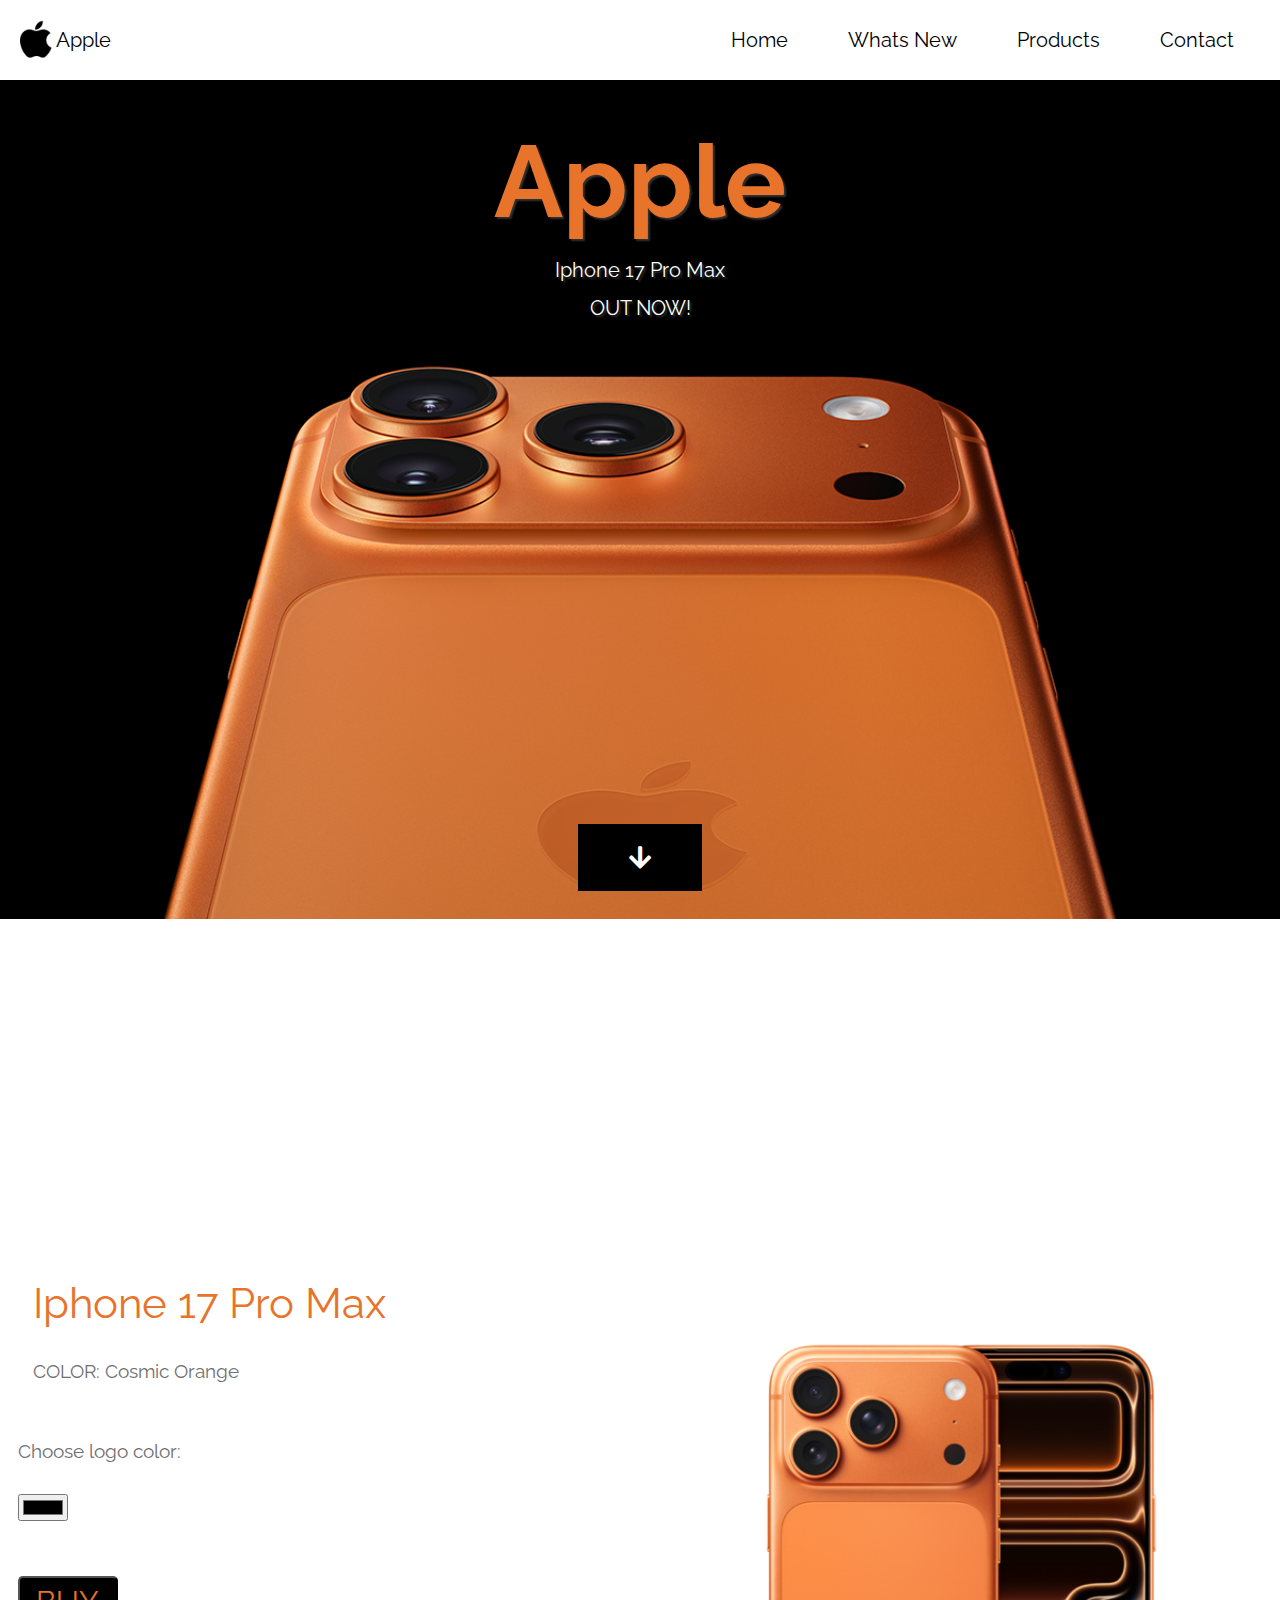
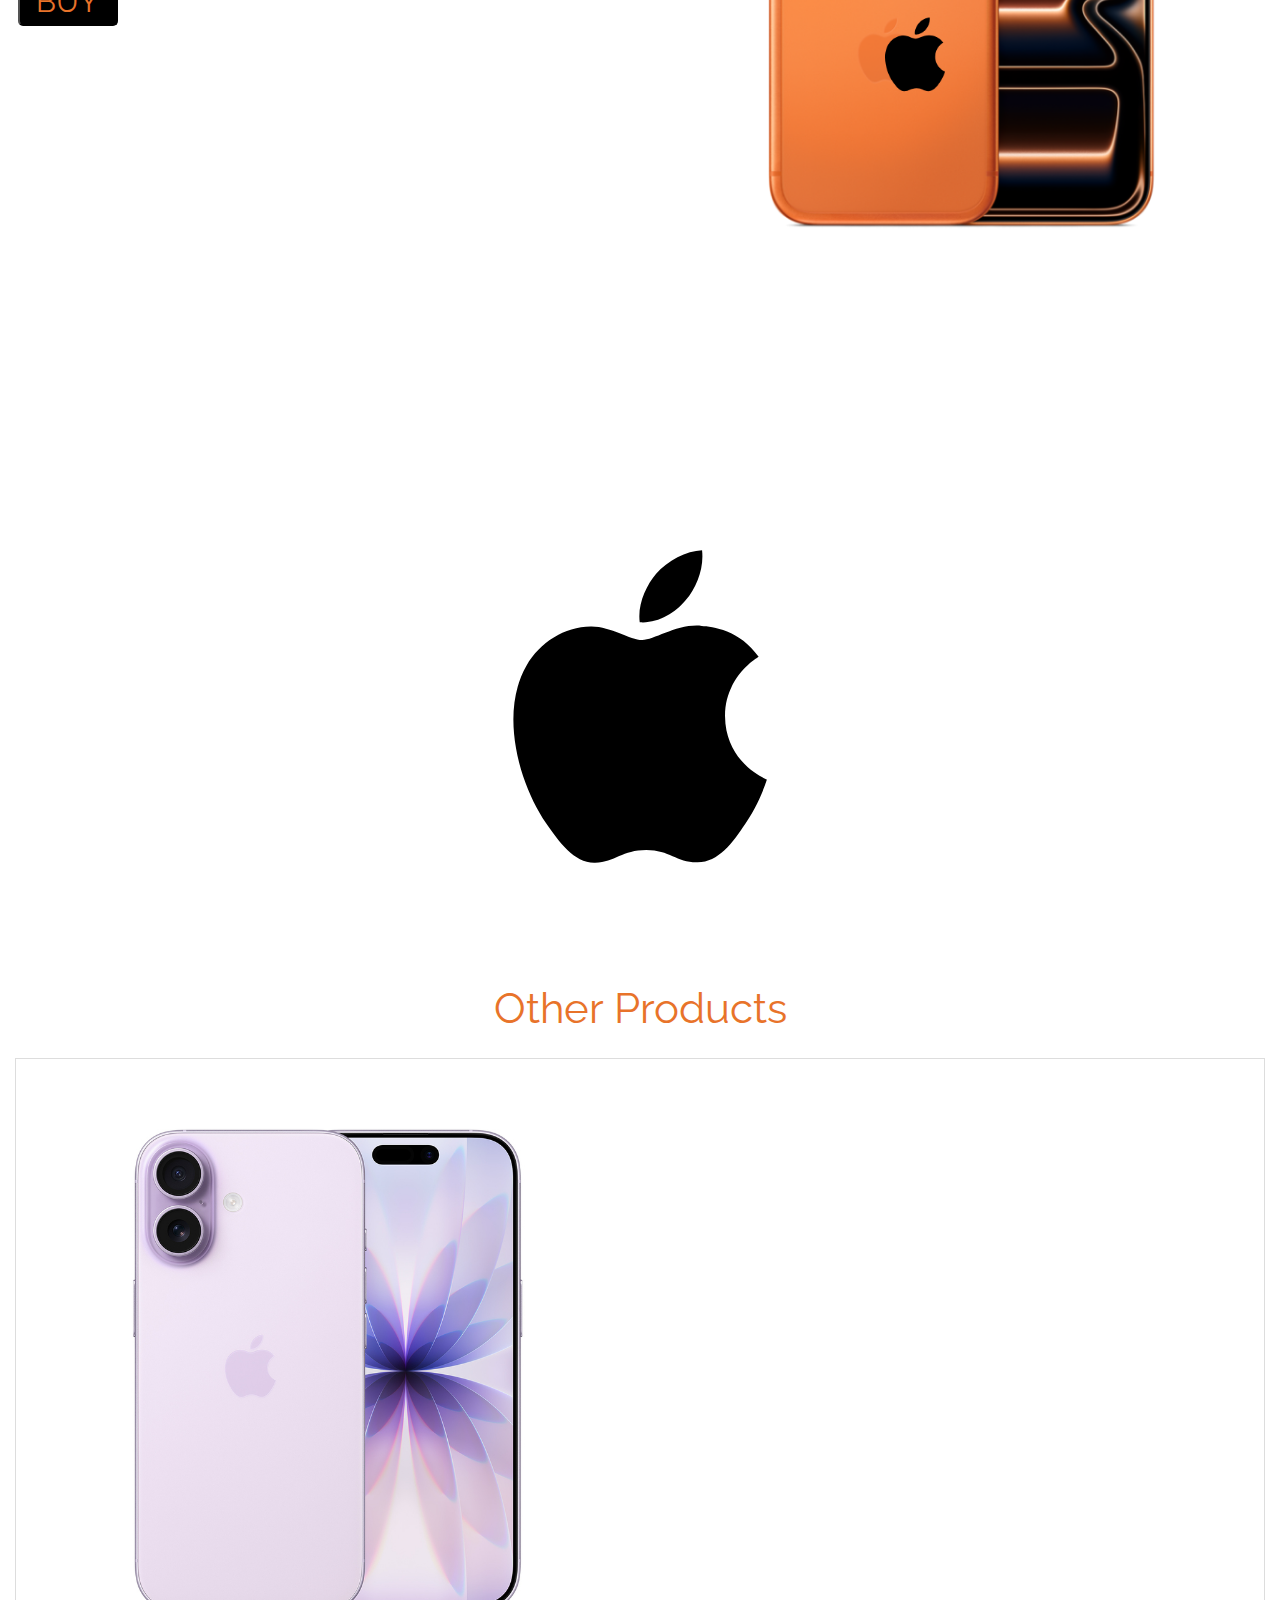
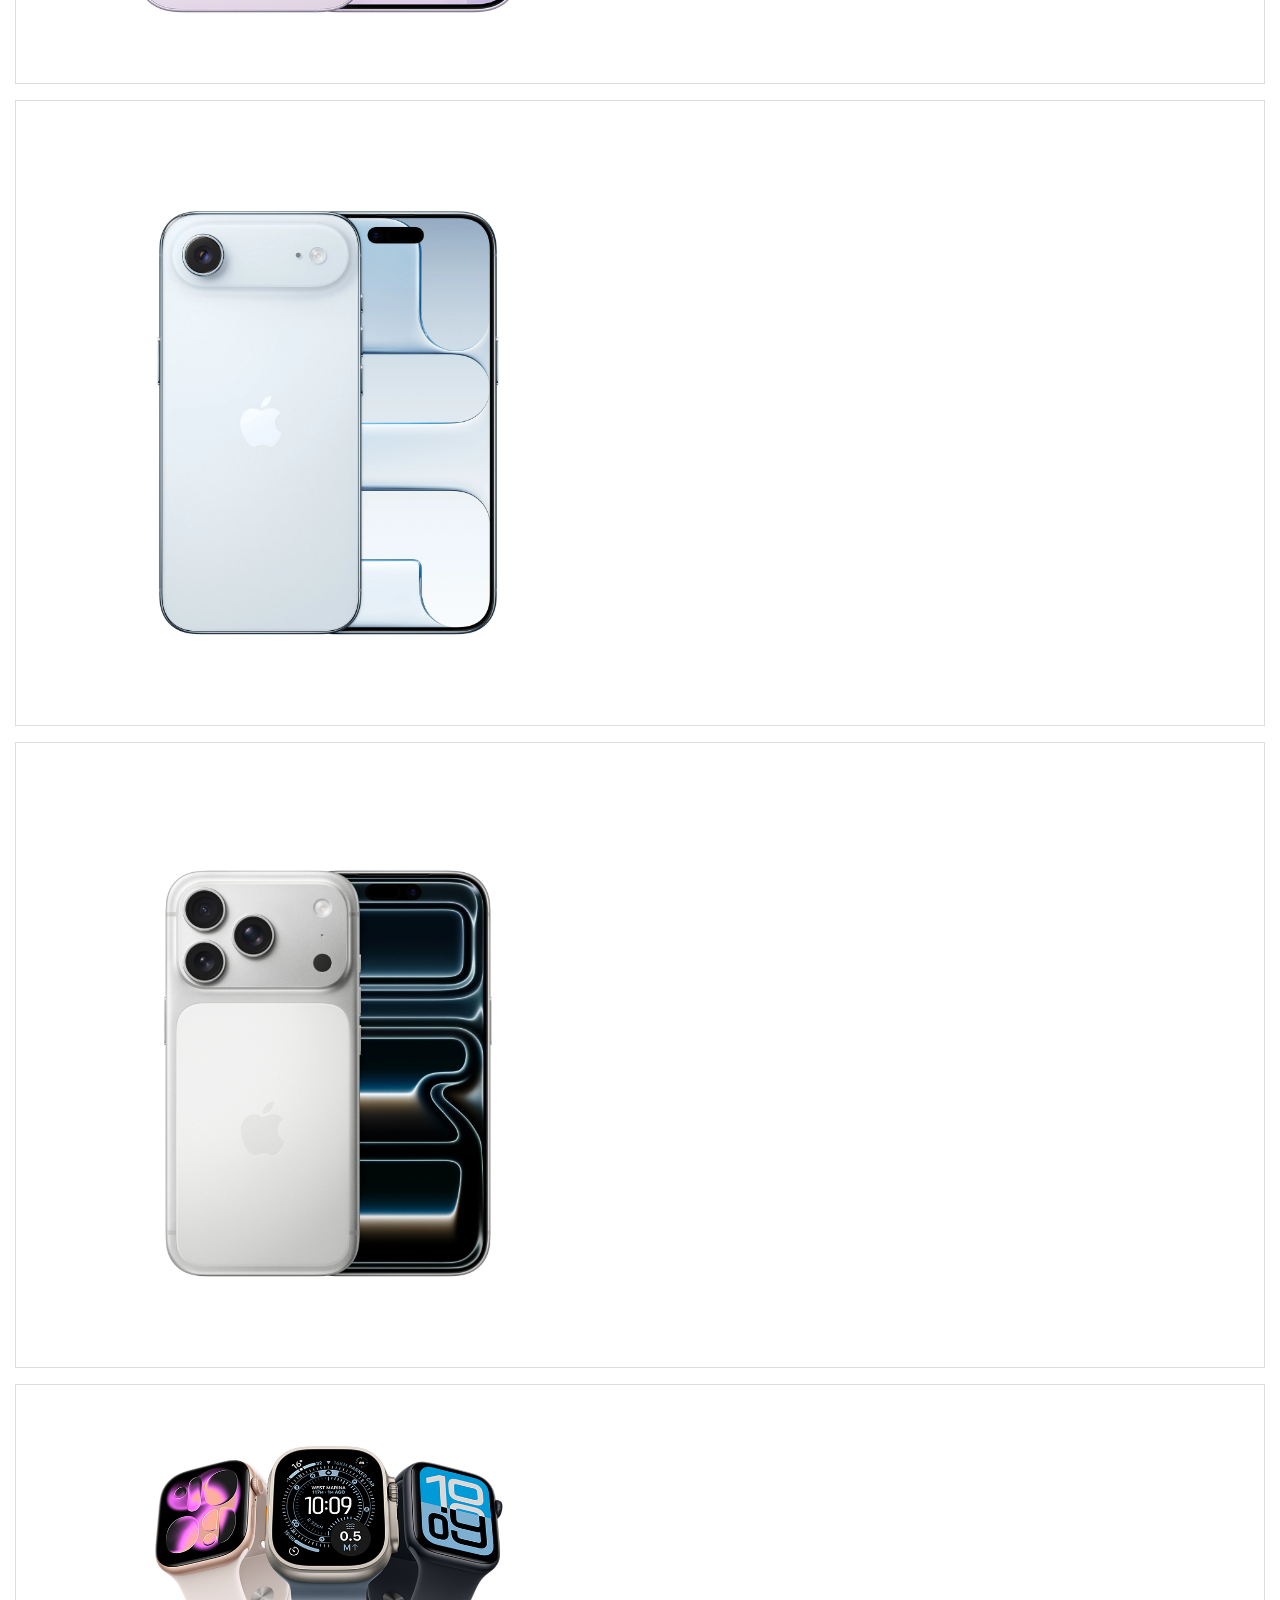
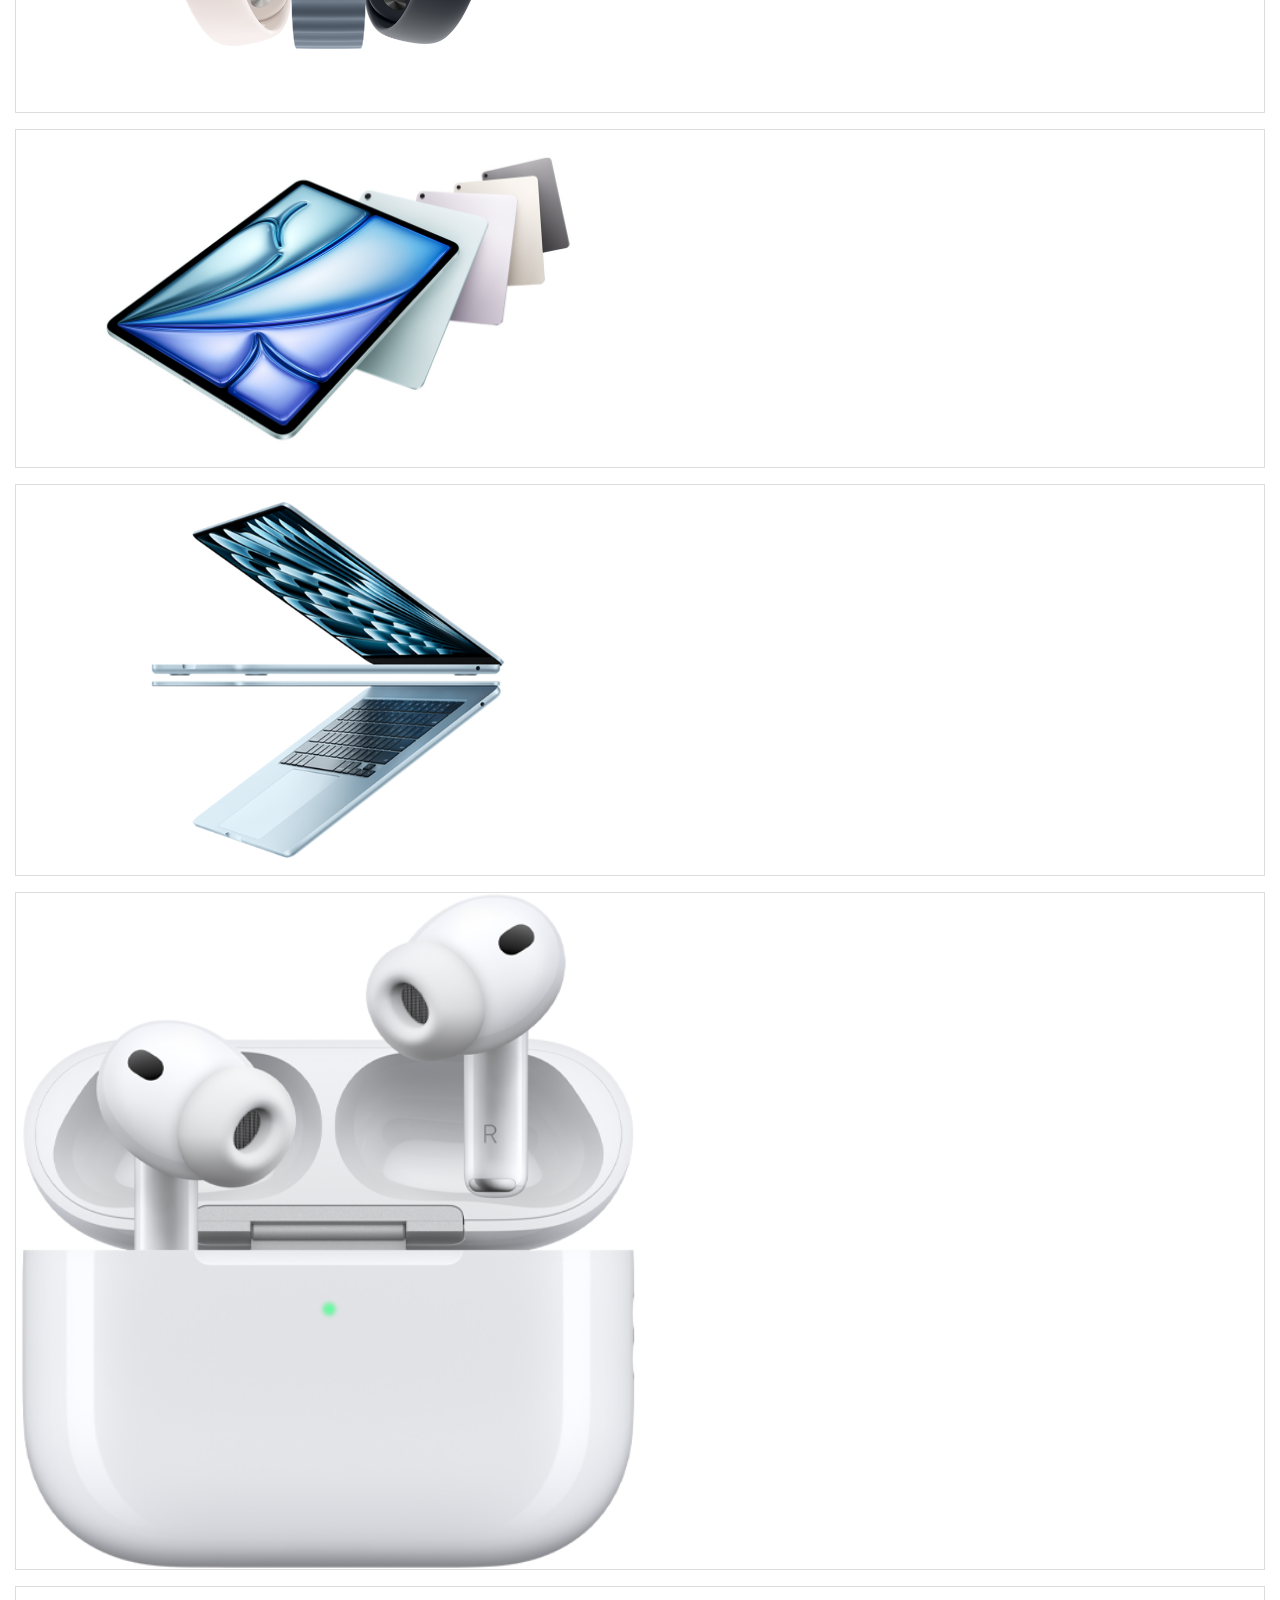
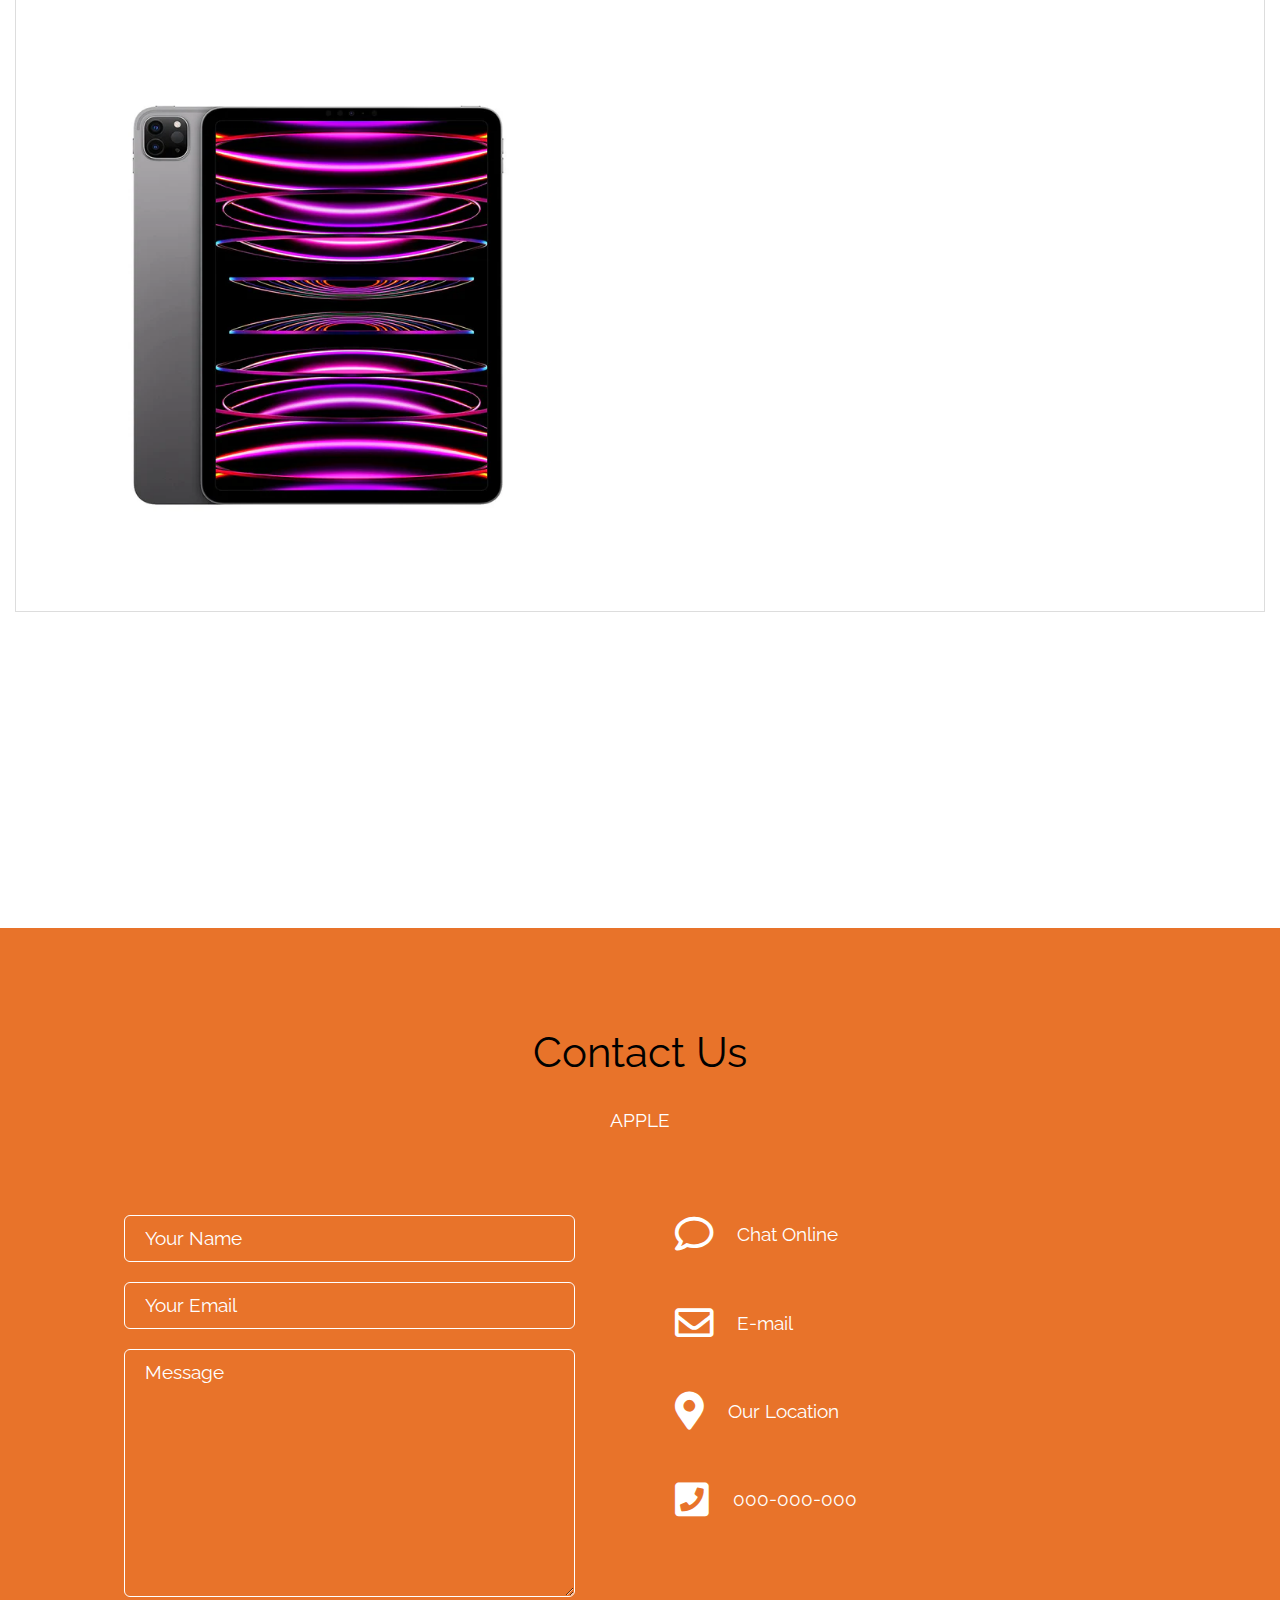
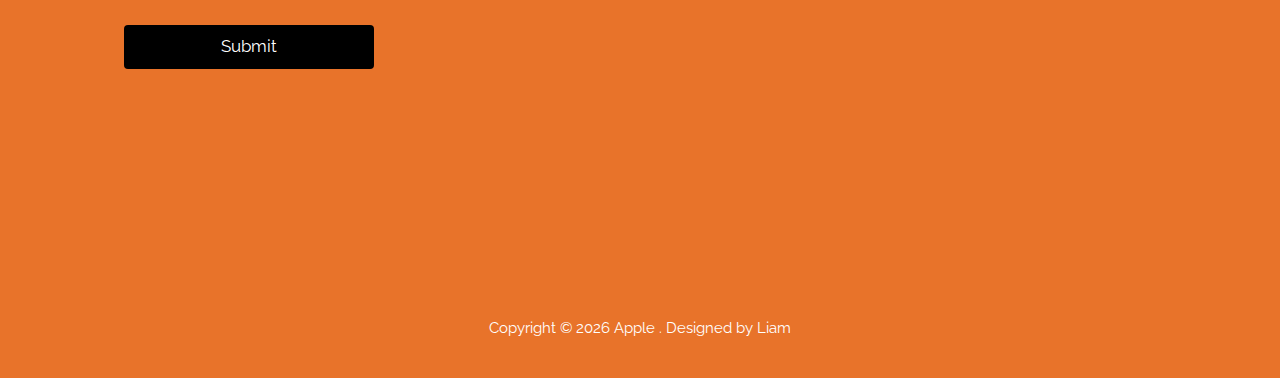
<file: index.html>
<!DOCTYPE html>
<html lang="en">
  <head>
    <meta charset="UTF-8" />
    <meta name="viewport" content="width=device-width, initial-scale=1.0" />
    <meta http-equiv="X-UA-Compatible" content="ie=edge" />
	<link rel="shortcut icon" type="image/x-icon" href="img/icons8-apple-logo-50.png">
    <title>Apple</title>
    <link rel="stylesheet" href="fontawesome-5.5/css/all.min.css" />
    <link rel="stylesheet" href="slick/slick.css">
    <link rel="stylesheet" href="slick/slick-theme.css">
    <link rel="stylesheet" href="magnific-popup/magnific-popup.css">
    <link rel="stylesheet" href="css/bootstrap.min.css" />
    <link rel="stylesheet" href="css/tooplate-infinite-loop.css" />
	<link rel="shortcut icon" type="image/x-icon" href="img/icons8-apple-logo-50.png">
<!--
Tooplate 2117 Infinite Loop
https://www.tooplate.com/view/2117-infinite-loop
-->

  </head>
  <body>    
    <!-- Hero section -->
    <section id="infinite" class="text-white tm-font-big tm-parallax">
	

  
      <!-- Navigation -->
      <nav class="navbar navbar-expand-md tm-navbar" id="tmNav">              
         
          <div class="tm-next">
				 <img class="bruh"src="img/icons8-apple-logo-50.png" alt="Iphone 17 pro max">
              <a href="#infinite" class="navbar-brand">Apple</a>
          </div>             
            
          <button class="navbar-toggler" type="button" data-toggle="collapse" data-target="#navbarSupportedContent" aria-controls="navbarSupportedContent" aria-expanded="false" aria-label="Toggle navigation">
            <i class="fas fa-bars navbar-toggler-icon"></i>
          </button>
          <div class="collapse navbar-collapse" id="navbarSupportedContent">
            <ul class="navbar-nav ml-auto">
              <li class="nav-item">
                  <a class="nav-link tm-nav-link" href="#infinite">Home</a>
              </li>
              <li class="nav-item">
                  <a class="nav-link tm-nav-link" href="#whatwedo">Whats New</a>
              </li>
             
              <li class="nav-item">
                  <a class="nav-link tm-nav-link" href="#gallery">Products</a>
              </li>
              <li class="nav-item">
                  <a class="nav-link tm-nav-link" href="#contact">Contact</a>
              </li>                    
            </ul>
          </div>        

      </nav>
      
      <div class="text-center tm-hero-text-container">
        <div class="tm-hero-text-container-inner">
		
            <h2 class="tm-hero-title">Apple</h2>
            <p class="tm-hero-subtitle">
             Iphone 17 Pro Max
              <br>OUT NOW!
            </p>
			<img src="img/ozd.png" class="hero-phone">
        </div>        
      </div>

      <div class="tm-next tm-intro-next">
        <a href="#whatwedo" class="text-center tm-down-arrow-link">
          <i class="fas fa-2x fa-arrow-down tm-down-arrow"></i>
        </a>
      </div>      
    </section>

    <section id="whatwedo" class="novo">
      
      <div class="container">

           
                <div class="col-lg-12 col-xl-12">
                    <div class="tm-intro-text-container">
                        <h2 class="tm-text-primary mb-4 tm-section-title">Iphone 17 Pro Max</h2>
                        <p class="mb-4 tm-intro-text">
						COLOR: Cosmic Orange

                    </div>
                </div>

           
            
            <div class="row tm-content-box"><!-- second row -->
        		
                <div class="col-lg-5">
                    <div class="tm-intro-text-container">
                         
                        <p class="mb-4 tm-intro-text">
                          Choose logo color:</p>
						  <input type="color" id="colorPicker" value="#000000" style="margin-bottom:10px;"><br>
						 <a href="https://www.apple.com/si/iphone-17-pro/"> <button type="submit" id="buy" value="BUY" class="buy">BUY</button></a>
                    </div>
                </div>
                
                
                

            </div><br><!-- second row -->
            
            <!-- third row -->
				<div class="device-group">	 
					<img class="jabkatel"src="img/tjel.png" alt="Iphone 17 pro max">
					<canvas id="appleCanvas" width="120" height="120"></canvas>
                </div>
        </div>
      
    </section>
   <!--<section id="testimonials" class="tm-section-pad-top tm-parallax-2">      
      <div class="container tm-testimonials-content">
        <div class="row">
          
        </div>
      </div>
      <div class="tm-bg-overlay"></div>
    </section>-->
    
    <section id="gallery" class="tm-section-pad-top">
      <div class="container tm-container-gallery">
        <div class="row">
          <div class="text-center col-12">
		  <img class="japka1"src="img/apple-logo-svgrepo-com.svg" alt="Iphone 17 pro max">
              <h2 class="tm-text-primary tm-section-title mb-4">Other Products</h2>
              <p class="mx-auto tm-section-desc">
               
              </p>
          </div>            
        </div>
        <div class="row">
            <div class="col-12">
                <div class="mx-auto tm-gallery-container">
                    <div class="grid tm-gallery">
                      <a href="https://www.apple.com/si/iphone-17/">
                        <figure class="effect-honey tm-gallery-item">
                          <img src="img/tel3.jpg"alt="Image 1" class="img-fluid">
                          <figcaption>
                            <h2><i>New<span> Iphone 17 </span></i></h2>
                          </figcaption>
                        </figure>
                      </a>
                      <a href="https://www.apple.com/si/iphone-air/" >
                        <figure class="effect-honey tm-gallery-item">
                          <img src="img/tel2.webp" alt="Image 2" class="img-fluid">
                          <figcaption>
                            <h2><i>New <span> Iphone Air</span></i></h2>
                          </figcaption>
                        </figure>
                      </a>
                      <a href="https://www.apple.com/si/iphone-17-pro/" >
                        <figure class="effect-honey tm-gallery-item">
                          <img src="img/tel4.webp" alt="Image 3" class="img-fluid">
                          <figcaption>
                            <h2><i>New<span> Iphone 17 pro</span></i></h2>
                          </figcaption>
                        </figure>
                      </a>
                      <a href="https://www.apple.com/si/apple-watch-series-11/">
                        <figure class="effect-honey tm-gallery-item">
                          <img src="img/ura.png" alt="Image 4" class="img-fluid">
                          <figcaption>
                            <h2><i>New <span>Apple Watch</span></i></h2>
                          </figcaption>
                        </figure>
                      </a>
                      <a href="https://www.apple.com/si/ipad-air/">
                         <figure class="effect-honey tm-gallery-item">
                          <img src="img/tabl.jpg" alt="Image 5" class="img-fluid">
                          <figcaption>
                            <h2><i>New<span> Ipad Air</span></i></h2>
                          </figcaption>
                        </figure>
                      </a>
                      <a href="https://www.apple.com/si/macbook-air/" class="non">
                        <figure class="effect-honey tm-gallery-item">
                          <img src="img/lab.png"alt="Image 6" class="img-fluid">
                          <figcaption> 
                            <h2><i>New <span> Macbook </span></i></h2>
                          </figcaption>
                        </figure>
                      </a>
                      <a href="https://www.apple.com/si/airpods-pro/">
					 
                        <figure class="effect-honey tm-gallery-item">
                          <img src="img/slusa.png"alt="Image 7" class="img-fluid">
                          <figcaption>
                            <h2><i>New <span> Airpods Pro 3</span></i></h2>
                          </figcaption>
                        </figure>
                      </a>
                      <a href="https://www.apple.com/si/ipad-pro/" class="jolo">
					
                        <figure class="effect-honey tm-gallery-item" >
                          <img src="img/tab.webp" alt="Image 8" class="img-fluid">
                          <figcaption>
                            <h2><i>New <span> Ipad Pro</span></i></h2>
                          </figcaption>
                        </figure>
						
                      </a>
					
                    </div>
                </div>                
            </div>        
          </div>
      </div>
    </section>

    <!-- Contact -->
    <section id="contact" class="tm-section-pad-top tm-parallax-2">
    
      <div class="container tm-container-contact">
        
        <div class="row">
            
            <div class="text-center col-12">
                <h2 class="tm-section-title mb-4">Contact Us</h2>
                <p class="mb-5">
                  APPLE
                </p><br>
            </div>
            
            <div class="col-sm-12 col-md-6">
              <form action="" method="get">
                <input id="name" name="name" type="text" placeholder="Your Name" class="tm-input" required />
                <input id="email" name="email" type="email" placeholder="Your Email" class="tm-input" required />
                <textarea id="message" name="message" rows="8" placeholder="Message" class="tm-input" required></textarea>
                <button type="submit" class="btn tm-btn-submit">Submit</button>
              </form>
            </div>
            
            <div class="col-sm-12 col-md-6">

                <div class="contact-item">
                  <a rel="nofollow" href="https://support.apple.com/sl-si/contact" class="item-link">
                      <i class="far fa-2x fa-comment mr-4"></i>
                      <span class="mb-0">Chat Online</span>
                  </a>              
                </div>
                
                <div class="contact-item">
                  <a rel="nofollow" href="https://support.apple.com/sl-si/contact" class="item-link">
                      <i class="far fa-2x fa-envelope mr-4"></i>
                      <span class="mb-0">E-mail</span>
                  </a>              
                </div>
                
                <div class="contact-item">
                  <a rel="nofollow" href="https://support.apple.com/sl-si/contact" class="item-link">
                      <i class="fas fa-2x fa-map-marker-alt mr-4"></i>
                      <span class="mb-0">Our Location</span>
                  </a>              
                </div>
                
                <div class="contact-item">
                  <a rel="nofollow" href="https://support.apple.com/sl-si/contact" class="item-link">
                      <i class="fas fa-2x fa-phone-square mr-4"></i>
                      <span class="mb-0">000-000-000</span>
                  </a>              
                </div>
                
                <div class="contact-item">&nbsp;</div>
            
            </div>
            
            
        </div><!-- row ending -->
        
      </div>

      	<footer class="text-center small tm-footer">
          <p class="mb-0">
          Copyright &copy; 2026 Apple 
          
         . Designed by Liam</p>
        </footer>

    </section>
    
    <script src="js/jquery-1.9.1.min.js"></script>     
    <script src="slick/slick.min.js"></script>
    <script src="magnific-popup/jquery.magnific-popup.min.js"></script>
    <script src="js/easing.min.js"></script>
    <script src="js/jquery.singlePageNav.min.js"></script>     
    <script src="js/bootstrap.min.js"></script> 
    <script>
window.addEventListener("load", function () {
  const canvas = document.getElementById("appleCanvas");
  const ctx = canvas.getContext("2d");
  const picker = document.getElementById("colorPicker");

  function draw(color) {
    ctx.setTransform(1, 0, 0, 1, 0, 0); // reset transform
    ctx.clearRect(0, 0, canvas.width, canvas.height);
    ctx.translate(10, 10);

    ctx.save();
    ctx.scale(0.09828009828009827, 0.09828009828009827);

    ctx.beginPath();
    ctx.moveTo(788.1, 340.9);
    ctx.bezierCurveTo(782.3, 345.4, 679.9, 403.1, 679.9, 531.4);
    ctx.bezierCurveTo(679.9, 679.8, 810.2, 732.3, 814.1, 733.6);
    ctx.bezierCurveTo(813.5, 736.8, 793.4, 805.5, 745.4, 875.5);
    ctx.bezierCurveTo(702.6, 937.1, 657.9, 998.6, 589.9, 998.6);
    ctx.bezierCurveTo(521.9, 998.6, 504.4, 959.1, 425.9, 959.1);
    ctx.bezierCurveTo(349.4, 959.1, 322.2, 999.9, 260.0, 999.9);
    ctx.bezierCurveTo(197.8, 999.9, 154.4, 942.9, 104.5, 872.9);
    ctx.bezierCurveTo(46.7, 790.7, 0, 663, 0, 541.8);
    ctx.bezierCurveTo(0, 347.4, 126.4, 244.3, 250.8, 244.3);
    ctx.bezierCurveTo(316.9, 244.3, 372, 287.7, 413.5, 287.7);
    ctx.bezierCurveTo(453, 287.7, 514.6, 241.7, 589.8, 241.7);
    ctx.bezierCurveTo(618.3, 241.7, 720.7, 244.3, 788.1, 340.9);
    ctx.closePath();

    ctx.moveTo(554.1, 159.4);
    ctx.bezierCurveTo(585.2, 122.5, 607.2, 71.3, 607.2, 20.1);
    ctx.bezierCurveTo(607.2, 13.0, 606.6, 5.8, 605.3, 0);
    ctx.bezierCurveTo(554.7, 1.9, 494.5, 33.7, 458.2, 75.8);
    ctx.bezierCurveTo(429.7, 108.2, 403.1, 159.4, 403.1, 211.3);
    ctx.bezierCurveTo(403.1, 219.1, 404.4, 226.9, 405, 229.4);
    ctx.bezierCurveTo(408.2, 230.0, 413.4, 230.7, 418.6, 230.7);
    ctx.bezierCurveTo(464.0, 230.7, 521.1, 200.3, 554.1, 159.4);
    ctx.closePath();

    ctx.fillStyle = color;
    ctx.fill();
    ctx.restore();
  }

  picker.addEventListener("input", () => {
    draw(picker.value);
  });

  draw(picker.value);
});


    </script>
	
  </body>
</html>
</file>
<file: css/tooplate-infinite-loop.css>
/*

Tooplate 2117 Infinite Loop

https://www.tooplate.com/view/2117-infinite-loop

*/

@import url("https://fonts.googleapis.com/css?family=Raleway:100,300,400,500,700,900");

body {
	font-family: "Raleway", sans-serif;
	font-size: 1.2em;
  color: #707070;
  margin: 0;
  padding: 0;
  overflow-x: hidden;
}
a {
  transition: all 0.3s ease;
  color: black;
}
#colorPicker{
	position:relative;
	
	
}
#appleCanvas{
	position: absolute;
  width: 10vh;
  height: auto;

  
  top: 50%;
  left: 50%;
  transform: translate(-6.5vw,5vh);
	
}
.buy{
	position:relative;
	top:5vh;
	border-radius:5px;
	
	width:100px;
	height:50px;
	background-color:black;
	color:#E8732A;
	font-size:30px;
}

.buy:hover{
border:3px solid;

}
.color-wrapper {
  display: flex;
  flex-direction: column;
  align-items: center;
  gap: 1rem;
}
a:hover,
a:focus {
  text-decoration: none;
  color: #D40;
}

a:focus {
  outline: none;
}

.btn {
  padding: 8px 32px;
}

.btn:hover {
  background-color: #ced4da;
}

blockquote {
  font-size: 0.86em;
  line-height: 1.8em;
}
.novo{
	 min-height: 100vh;
  display: flex;
  flex-direction: column;
  justify-content: flex-start;
  padding-top: 40vh;
}
.tm-section-pad-top {
  
}

.tm-content-box {
  padding-top: 20px;
  
}

.tm-text-primary {
  color:#E8732A ;
  font-weight:bold;
}

.tm-font-big {
  font-size: 1.25rem;
}

.tm-btn-primary {
  color: white;
  background-color: #369;
  padding: 14px 30px;
}

.tm-btn-primary:hover,
.tm-btn-primary:focus {
  color: white;
  background-color: black;
}
.bruh{
 max-height: 40px;

  width: auto;
  float:left;
}
/* Navbar */

.tm-navbar {
  position: fixed;
  width: 100%;
  z-index: 1000;
  background-color: white;
  transition: all 0.3s ease;
  height:80px;
 
 
}

.tm-navbar.scroll {
  background-color: white;
  border-bottom: 1px solid #e9ecef;
}
/*.japka1{
	position:relative;
	bottom:50px;
	width:50%;
	height:50%;
}
.jabkatel{
	position:relative;
	top:-29vh;
	left:27vh;
}*/
.jabkatel {
  width: 70vh;
  height: auto;
  
}
.japka1 {
  position: relative;
  width:30%;
  bottom:10vh;
}
.device-group {
  position: relative;
float:right;

  transform: translate(1vw);

  margin-top:-40vh;     
  
  display: flex;
  align-items: center;
  justify-content: center;
  
}
.navbar-brand {
	
 
    position: static;

 
  
}

.navbar-brand:hover,
.tm-navbar.scroll .navbar-brand:hover {
  color: #E8732A ;
  text-shadow:2px 2px 2px  #333;
}

.tm-navbar.scroll .navbar-brand {
  color: black;
}

.nav-item {
  list-style: none;
  max-height: 10vh;

  width: auto;
}

.tm-nav-link {
  color: black;
}

.tm-navbar.scroll .tm-nav-link {
  color: black;
}

.tm-navbar.scroll .tm-nav-link:hover,
.tm-navbar.scroll .tm-nav-link.current,
.tm-nav-link:hover {
  color: #FFF;
  background-color: #E8732A ;
  text-shadow:2px 2px 2px  #333;
  border:1px solid;
}

.navbar-toggler {
  border: 1px solid white;
  padding-left: 10px;
  padding-right: 10px;
}

.navbar-toggler-icon {
  color: black;
  padding-top: 6px;
}

.tm-navbar.scroll .navbar-toggler {
  border: 1px solid #707070;
}

.tm-navbar.scroll .navbar-toggler-icon {
  color: #707070;
}

/* Hero */

#infinite {
	background-color: black;
    min-height: 100vh;
	
	
 overflow: hidden;
	
  
  
 
}

@media (min-height: 600px) and (min-width: 1920px) {
  #infinite {
    background-size: cover;
	
  }
}

@media (min-height: 830px) {
  #infinite {
    background-position: center center;
background-size: cover;
	
  }
}

@media (min-height: 680px) and (max-height: 829px) {
  #infinite {
    background-position: center center;
background-size: cover;
  }
}

@media (min-height: 500px) and (max-height: 679px) {
  #infinite {
    background-position: center center;
background-size: cover;
  }
}

@media (max-height: 499px) {
  #infinite {
   background-position: center center;
background-size: cover;
  }
}
.container{
	min-height: 100vh;
	width: 100%;
  flex-direction: column;
  align-items: center;
  justify-content: flex-start;  
}
.tm-hero-text-container {
  width: 100%;
  min-height: 100vh;
  
  flex-direction: column;
  align-items: center;
  justify-content: flex-start;  
  padding-top: 120px; 
}
.hero-phone {
 
  width: 80%;
  height:80%;

}
.tm-hero-text-container-inner {
  
}

.tm-hero-title {
  font-size: clamp(3rem, 8vw, 10rem);
  text-shadow: 2px 2px 2px #333;
  color:#E8732A;
  font-weight:bold;
}

.tm-hero-subtitle {
  text-shadow: 2px 2px 2px #333;
}

.tm-intro-next {
  position: absolute;
  bottom: 10vh;
  left: 0;
  right: 0;
}

@media (max-height: 480px) {
  .tm-hero-text-container-inner {
    margin-top: -40px;
  }

  .tm-intro-next {
    bottom: 20px;
  }
}

.tm-down-arrow-link {
  display:block;
  
}

.tm-down-arrow {
	
	font-size: clamp(0.9rem, 2vw, 2rem);
  	color: #FFF;
    cursor: pointer;
    background: black;
    padding: 0.8em 2em;
    transition: all 0.3s ease;
	position:relative;
	top:9vh;
}

.tm-down-arrow:hover,
.tm-down-arrow:focus {
  color: #FFF;
  background:  #E8732A;
  transform: scale(1.05);
}

/* Introduction */

#introduction {
  padding-bottom: 100px;
}

.tm-section-title {
  font-size: 2.6rem;
  font-weight: normal;
}

.tm-intro-text {
  font-size: 1.2rem;
}

.tm-icon {
  display: block;
  color: #37A;
}

.tm-continue {
	padding: 20px 0 30px 0;
}

/* Testimonials */
#testimonials {
  
 
  position: relative;
	top:-50vh;
	max-height:30vh;
	width: 100%;
  flex-direction: column;
  align-items: center;
  justify-content: flex-start;  
}

@media (max-width: 991px) {
  #testimonials {
    background-image: url(../img/infinite-loop-02-mobile.jpg);
  }
}

.tm-testimonials-content {
  position: relative;
  z-index: 100;
}

.tm-bg-overlay {
  width: 100%;
  height: 50%;
  background-color:black;
  position: absolute;
  top: 0;
  left: 0;
  right: 0;
  bottom: 0;
  z-index: 0;
}

.tm-testimonials-carousel {
  max-width: 1050px;
  margin: 0 auto;
}

.tm-testimonial-item {
  max-width: 290px;
  margin-left: 35px;
  margin-right: 35px;
}

.tm-testimonial-item img {
  border-radius: 50%;
  margin-bottom: 35px;
}

.tm-testimonial-item figcaption {
  text-align: right;
  font-style: italic;
  font-size: 1.1rem;
}

/* Work */

.tm-section-desc {
  max-width: 650px;
  width: 100%;
  font-size: 0.9rem;
  
  
}

.tm-gallery-container {
	
  
}

.tm-gallery-item {
	margin-right:5px;
  width:100%;
  height:100%;
  border:1px solid #dddddd;
}
/*.jolo{
	position:relative;
	top:-185px;
	left:675px;
}

.non{
	position:relative;
	top:-75px;
}*/
.slick-dots {
  bottom: -65px;
}

.slick-dots li {
  margin: 0 13px;
}

.slick-dots li button:hover:before,
.slick-dots li button:focus:before,
.slick-dots li.slick-active button:before {
  opacity: 1;
  color: #3ba0dd;
}

.tm-testimonials-carousel .slick-dots li button:before {
  color: white;
  opacity: 0.5;
}

.tm-testimonials-carousel .slick-dots li button:hover:before,
.tm-testimonials-carousel .slick-dots li button:focus:before,
.tm-testimonials-carousel .slick-dots li.slick-active button:before {
  color: white;
  opacity: 1;
}

.slick-dots li button:before {
  font-size: 18px;
}

/* Hover Effect */
/* Common style */
.grid figure {
  position: relative;
  float: left;
  overflow: hidden;
  background: #3085a3;
  text-align: center;
  cursor: pointer;
}

.grid figure img {
  position: relative;
  display: block;
  min-height: 100%;
  max-width: 100%;
  opacity: 0.8;
}

.grid figure figcaption {
  padding: 2em;
  color: #fff;
  text-transform: uppercase;
  font-size: 1.25em;
  -webkit-backface-visibility: hidden;
  backface-visibility: hidden;
}

.grid figure figcaption::before,
.grid figure figcaption::after {
  pointer-events: none;
}

.grid figure figcaption,
.grid figure figcaption > a {
  position: absolute;
  top: 0;
  left: 0;
  width: 100%;
  height: 100%;
}

/* Anchor will cover the whole item by default */
/* For some effects it will show as a button */
.grid figure figcaption > a {
  z-index: 1000;
  text-indent: 200%;
  white-space: nowrap;
  font-size: 0;
  opacity: 0;
}

.grid figure h2 {
  word-spacing: -0.15em;
  font-size: 0.9em;
  font-weight: 300;
}

.grid figure h2 span {
  font-weight: 600;
}

.grid figure h2,
.grid figure p {
  margin: 0;
}

.grid figure p {
  letter-spacing: 1px;
  font-size: 68.5%;
}

/*---------------*/
/***** Honey *****/
/*---------------*/

figure.effect-honey {
  background: white;
 color:black;
 
}

figure.effect-honey img {
  opacity: 1;
  -webkit-transition: opacity 0.35s;
  transition: opacity 0.35s;
}

figure.effect-honey:hover img {
  opacity: 0.4;
}

figure.effect-honey figcaption::before {
  position: absolute;
  bottom: 0;
  left: 0;
  width: 100%;
  height: 10px;
  background: #38C;
  content: "";
  -webkit-transform: translate3d(0, 10px, 0);
  transform: translate3d(0, 10px, 0);
}

figure.effect-honey h2 {
  position: absolute;
  bottom: 0;
  left: 0;
  padding: 1em 1.5em;
  width: 100%;
  text-align: left;
  -webkit-transform: translate3d(0, -30px, 0);
  transform: translate3d(0, -30px, 0);
}

figure.effect-honey h2 i {
  font-style: normal;
  opacity: 0;
  -webkit-transition: opacity 0.35s, -webkit-transform 0.35s;
  transition: opacity 0.35s, transform 0.35s;
  -webkit-transform: translate3d(0, -30px, 0);
  transform: translate3d(0, -30px, 0);
}

figure.effect-honey figcaption::before,
figure.effect-honey h2 {
  -webkit-transition: -webkit-transform 0.35s;
  transition: transform 0.35s;
}

figure.effect-honey:hover figcaption::before,
figure.effect-honey:hover h2,
figure.effect-honey:hover h2 i {
  opacity: 1;
  -webkit-transform: translate3d(0, 0, 0);
  transform: translate3d(0, 0, 0);
}

.tm-container-gallery {
	padding-top: 30px;
	}

/* Contact */

#contact {
  color: white;
  background-color:#E8732A;
 
  background-position: center;
  background-repeat: no-repeat;
  min-height: 980px;
  position: relative;
  padding-bottom: 50px;
  padding-top: 100px;
  margin-top:300px;
}

.contact-item {
  margin-left: 20px;
  margin-bottom: 50px;
}

.item-link {
  display: flex;
  align-items: center;
}

.item-link i,
.item-link span {
  color: white;
  transition: all 0.3s ease;
}

.item-link:hover i,
.item-link:hover span {
  color: #3496d8;
}
h2{
	color:black;
	
}
.tm-input {
	margin: 0 0 20px 0;
	width: 90%;
  padding: 8px 20px;
  border-radius: 6px;
  border: 1px solid white;
  background: transparent;
  color: white;
}

.tm-btn-submit {
	font-size: 0.9em;
	color: #fff;
	background-color: black;
	width: 50%;
	margin-bottom: 60px;
}

.tm-btn-submit:hover {
	color:#E8732A;
	background-color:white;
}

::placeholder {
  /* Chrome, Firefox, Opera, Safari 10.1+ */
  color: white;
  opacity: 1; /* Firefox */
}

:-ms-input-placeholder {
  /* Internet Explorer 10-11 */
  color: white;
}

::-ms-input-placeholder {
  /* Microsoft Edge */
  color: white;
}

.tm-footer {
  position: absolute;
  bottom: 35px;
  left: 0;
  right: 0;
  padding: 0 15px;
}

.tm-footer a {
	color: #fff;
}

.tm-footer a:hover {
	color: #9CF;
}

.tm-footer-link {
  color: white;
}

.tm-footer-link:hover,
.tm-footer-link:focus {
  color: #38B;
  text-decoration: none;
}

p {
  line-height: 1.9;
}

@media (min-width: 768px) {
  .tm-intro-text-container {
  
  }

  .navbar-expand-md .navbar-nav .nav-link {
    padding-right: 30px;
    padding-left: 30px;
  }
}

@media (min-width: 1200px) {
  .container {
    max-width: 1275px;
  }

  .tm-container-gallery {
    max-width: 1290px;
  }

  .tm-container-contact {
    max-width: 1063px;
  }
}

@media (max-width: 991px) {
  .tm-intro-text-container {
    padding-left: 15px;
    padding-top: 30px;
    max-width: 600px;
    margin-left: auto;
    margin-right: auto;
  }

  .tm-intro-img {
    display: block;
    margin-left: auto;
    margin-right: auto;
  }

  .tm-btn-submit {
    margin-left: 0;
    margin-top: 20px;
  }
}

@media (max-width: 767px) {

  .navbar-nav {
    max-width: 200px;
    text-align: right;
  }

  .navbar-collapse {
    background-color: rgb(255, 255, 255);
    padding: 10px;
    border-radius: 3px;
  }

  .navbar-collapse .nav-link {
    color: #707070;
	padding-right: 20px;
  }
}

@media (max-width: 480px) {
  .tm-gallery-container {
    max-width: 220px;
    margin-left: auto;
    margin-right: auto;

  }

  .tm-gallery-container-2 {
    max-width: 350px;
  }

  .slick-dots li {
    margin: 0 8px;
  }

  .tm-gallery-item {
    margin: 0;
	
  }
}

.img-fluid{
	 height:50%;
	 width:50%;
}
</file>
